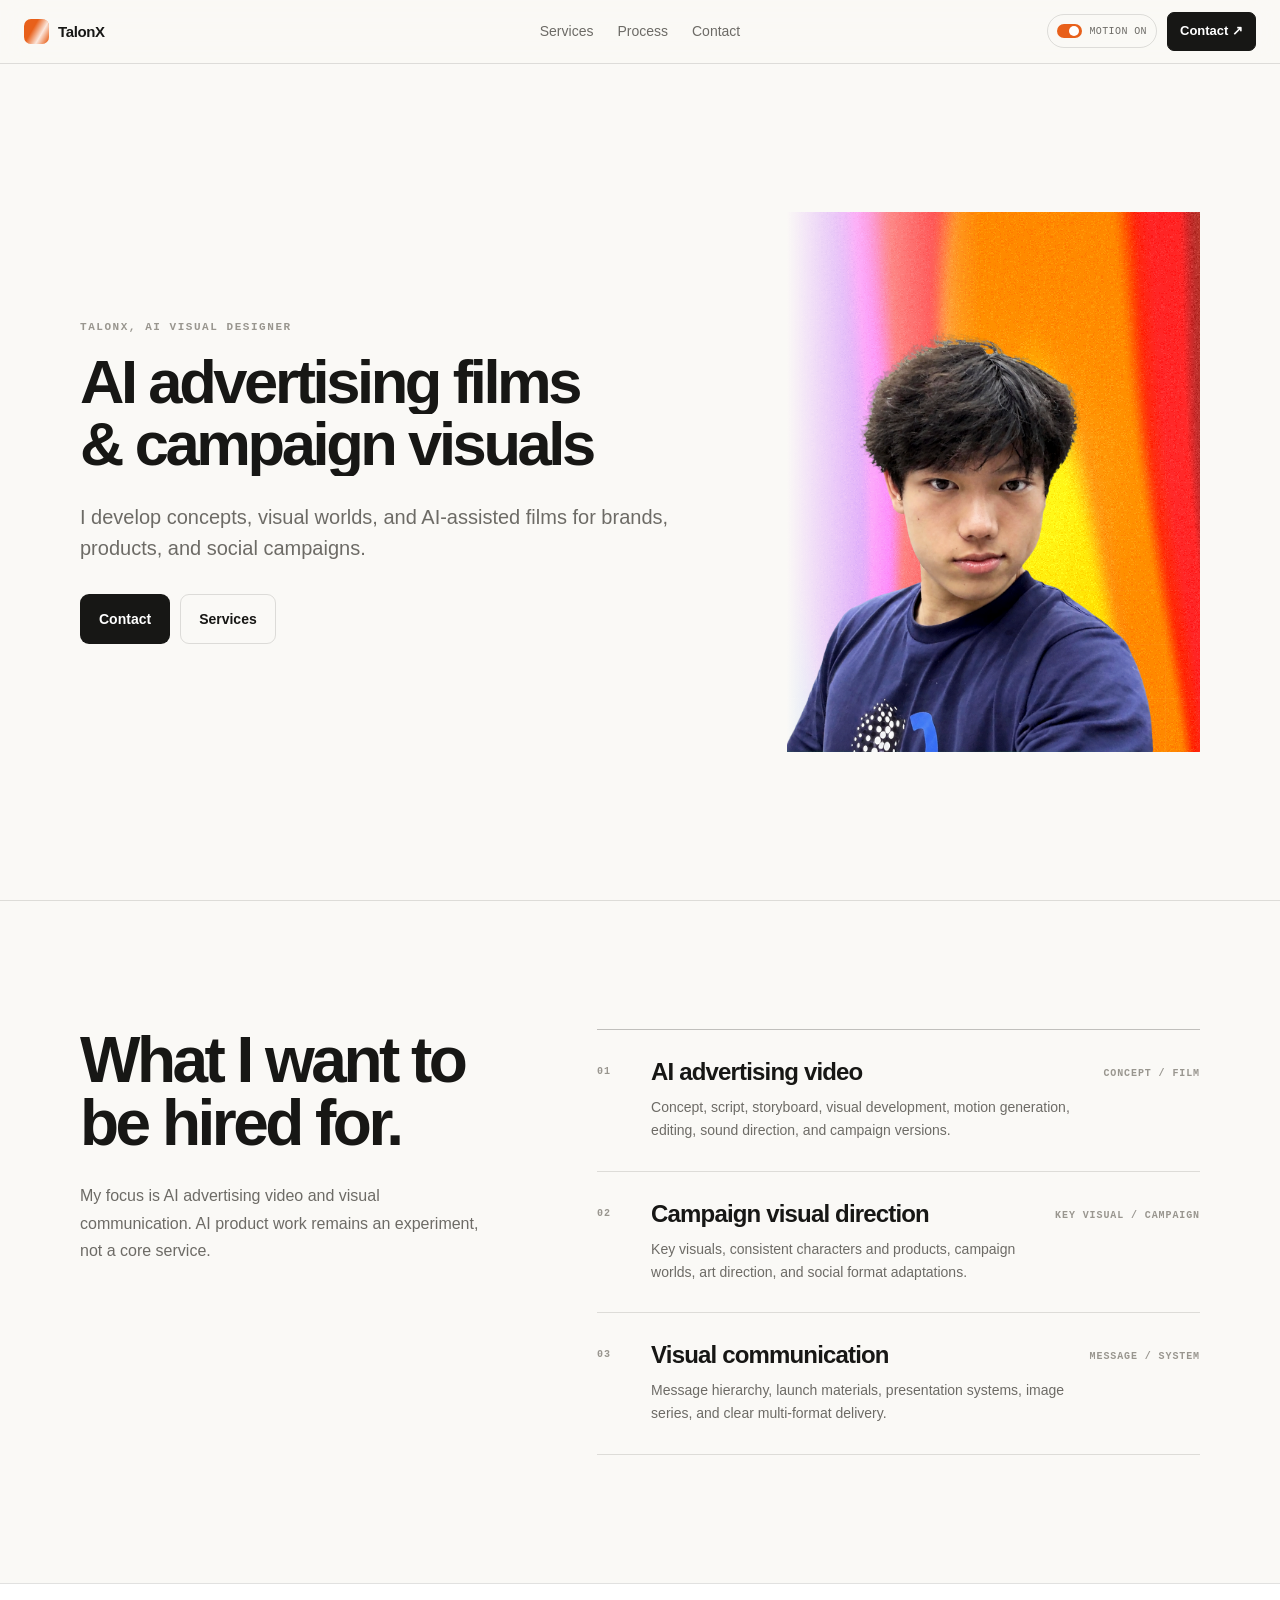
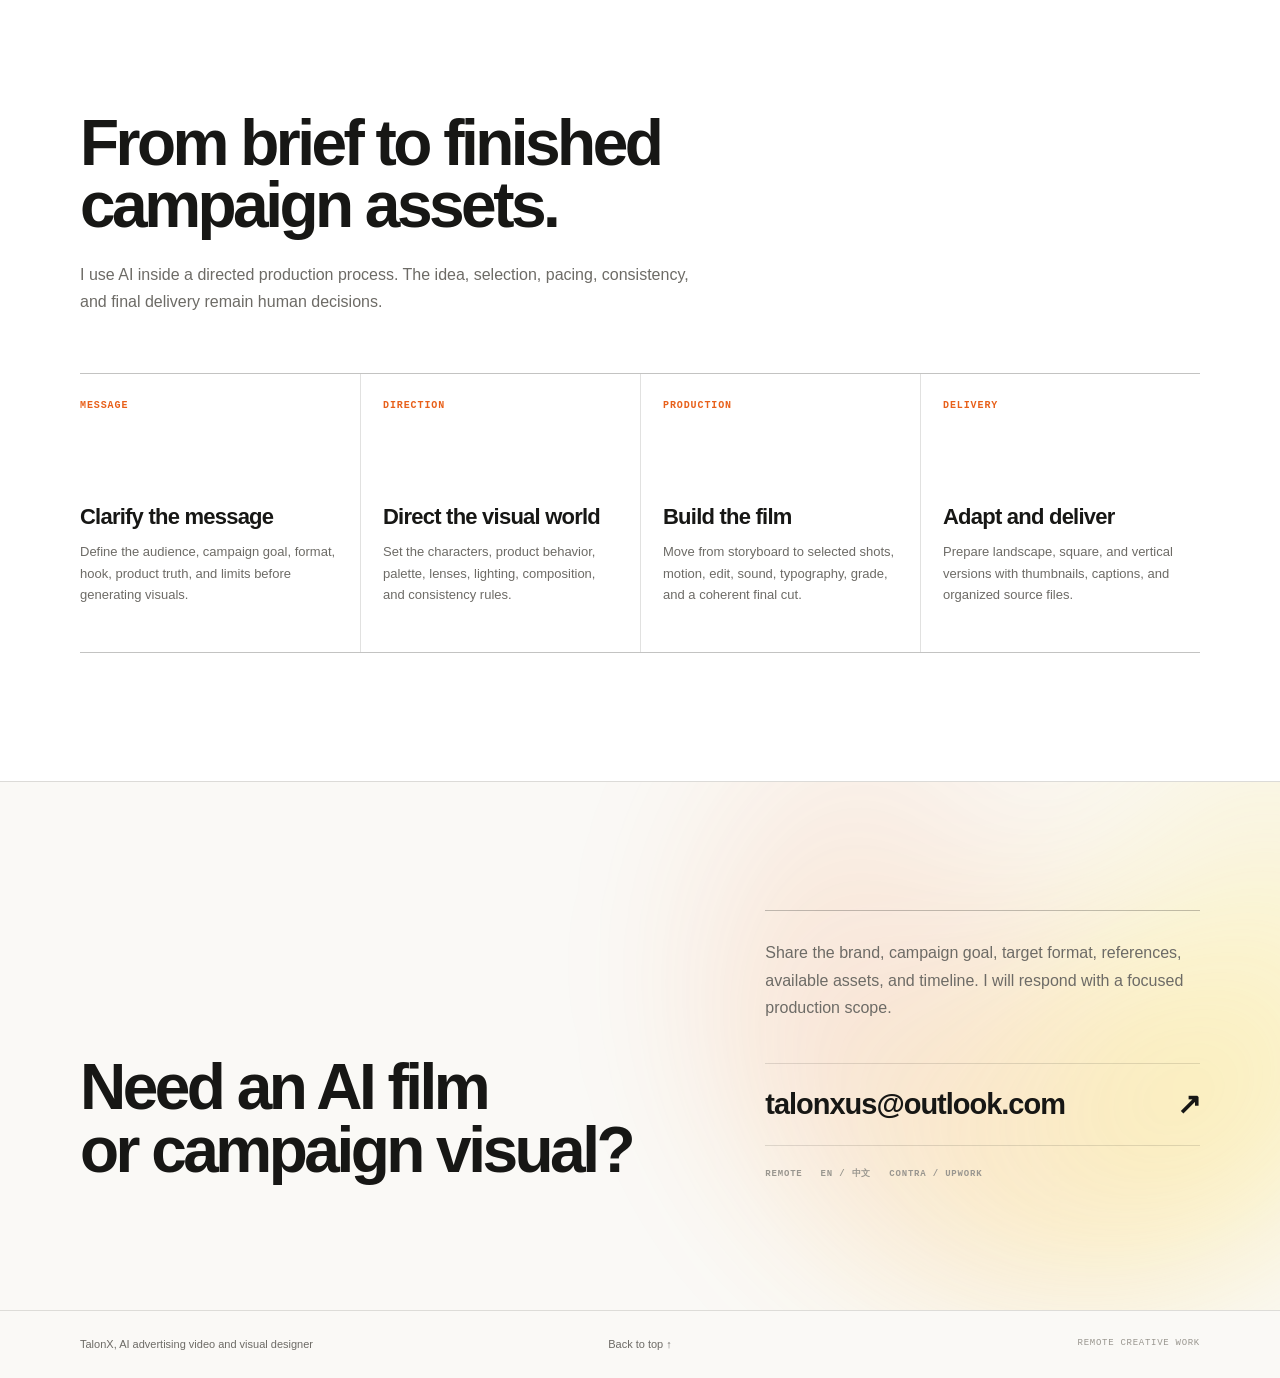
<file: index.html>
<!doctype html>
<html lang="en">
<head>
  <meta charset="utf-8">
  <meta name="viewport" content="width=device-width, initial-scale=1">
  <meta name="description" content="TalonX is an AI advertising video and visual communication designer creating concepts, visual worlds, and AI-assisted campaign films.">
  <meta name="theme-color" content="#faf9f6">
  <title>TalonX | AI Advertising Video and Visual Designer</title>
  <link rel="icon" href="data:image/svg+xml,%3Csvg xmlns='http://www.w3.org/2000/svg' viewBox='0 0 32 32'%3E%3Cdefs%3E%3ClinearGradient id='g'%3E%3Cstop stop-color='%23e8601a'/%3E%3Cstop offset='1' stop-color='%23ffd938'/%3E%3C/linearGradient%3E%3C/defs%3E%3Crect width='32' height='32' rx='8' fill='url(%23g)'/%3E%3C/svg%3E">
  <link rel="stylesheet" href="styles.css">
</head>
<body>
  <a class="skip-link" href="#services">Skip to services</a>

  <header class="site-header" data-header>
    <a class="brand" href="#top" aria-label="TalonX, back to top">
      <span class="brand-mark" aria-hidden="true"></span>
      <span>TalonX</span>
    </a>

    <nav class="site-nav" id="site-nav" aria-label="Primary navigation">
      <a href="#services">Services</a>
      <a href="#approach">Process</a>
      <a href="#contact">Contact</a>
    </nav>

    <div class="header-actions">
      <button class="motion-toggle" id="motion-toggle" type="button" aria-pressed="false">
        <span class="motion-pill" aria-hidden="true"></span>
        <span class="mono" id="motion-label">Motion on</span>
      </button>
      <a class="header-cta" href="mailto:talonxus@outlook.com">Contact <span aria-hidden="true">↗</span></a>
      <button class="menu-toggle" id="menu-toggle" type="button" aria-expanded="false" aria-controls="site-nav" aria-label="Open navigation">
        <span></span><span></span>
      </button>
    </div>
  </header>

  <main id="top">
    <section class="hero" aria-labelledby="hero-title">
      <div class="page-shell hero-grid">
        <div class="hero-copy">
          <p class="eyebrow mono hero-enter">TALONX, AI VISUAL DESIGNER</p>
          <h1 id="hero-title">
            <span class="headline-line"><span>AI advertising films</span></span>
            <span class="headline-line"><span>& campaign visuals</span></span>
          </h1>
          <p class="hero-summary hero-enter">I develop concepts, visual worlds, and AI-assisted films for brands, products, and social campaigns.</p>
          <div class="hero-actions hero-enter">
            <a class="button button-dark" href="mailto:talonxus@outlook.com">Contact <span class="button-shine" aria-hidden="true"></span></a>
            <a class="button button-outline" href="#services">Services</a>
          </div>
        </div>

        <div class="hero-visual hero-enter" id="hero-visual" aria-label="TalonX portrait over an interactive warm spectral field">
          <canvas id="hero-shader" aria-hidden="true"></canvas>
          <div class="hero-visual-fade" aria-hidden="true"></div>
          <div class="hero-visual-grid" aria-hidden="true"></div>
          <img class="hero-portrait" src="assets/portrait-talonx-cutout.webp" alt="Portrait of TalonX" draggable="false">
        </div>
      </div>
    </section>

    <section class="capabilities-section" id="services" aria-labelledby="capabilities-title">
      <div class="page-shell capabilities-grid">
        <div class="capabilities-intro reveal">
          <h2 id="capabilities-title">What I want to be hired for.</h2>
          <p>My focus is AI advertising video and visual communication. AI product work remains an experiment, not a core service.</p>
        </div>

        <ol class="capability-list">
          <li class="reveal">
            <span class="capability-number mono">01</span>
            <div><h3>AI advertising video</h3><p>Concept, script, storyboard, visual development, motion generation, editing, sound direction, and campaign versions.</p></div>
            <span class="capability-output mono">CONCEPT / FILM</span>
          </li>
          <li class="reveal">
            <span class="capability-number mono">02</span>
            <div><h3>Campaign visual direction</h3><p>Key visuals, consistent characters and products, campaign worlds, art direction, and social format adaptations.</p></div>
            <span class="capability-output mono">KEY VISUAL / CAMPAIGN</span>
          </li>
          <li class="reveal">
            <span class="capability-number mono">03</span>
            <div><h3>Visual communication</h3><p>Message hierarchy, launch materials, presentation systems, image series, and clear multi-format delivery.</p></div>
            <span class="capability-output mono">MESSAGE / SYSTEM</span>
          </li>
        </ol>
      </div>
    </section>

    <section class="approach-section" id="approach" aria-labelledby="approach-title">
      <div class="page-shell">
        <header class="approach-heading reveal">
          <h2 id="approach-title">From brief to finished campaign assets.</h2>
          <p>I use AI inside a directed production process. The idea, selection, pacing, consistency, and final delivery remain human decisions.</p>
        </header>

        <ol class="process-grid">
          <li class="reveal">
            <span class="process-index mono">MESSAGE</span>
            <h3>Clarify the message</h3>
            <p>Define the audience, campaign goal, format, hook, product truth, and limits before generating visuals.</p>
          </li>
          <li class="reveal">
            <span class="process-index mono">DIRECTION</span>
            <h3>Direct the visual world</h3>
            <p>Set the characters, product behavior, palette, lenses, lighting, composition, and consistency rules.</p>
          </li>
          <li class="reveal">
            <span class="process-index mono">PRODUCTION</span>
            <h3>Build the film</h3>
            <p>Move from storyboard to selected shots, motion, edit, sound, typography, grade, and a coherent final cut.</p>
          </li>
          <li class="reveal">
            <span class="process-index mono">DELIVERY</span>
            <h3>Adapt and deliver</h3>
            <p>Prepare landscape, square, and vertical versions with thumbnails, captions, and organized source files.</p>
          </li>
        </ol>
      </div>
    </section>

    <section class="contact-section" id="contact" aria-labelledby="contact-title">
      <div class="page-shell contact-grid">
        <div class="contact-copy reveal">
          <h2 id="contact-title">Need an AI film<br>or campaign visual?</h2>
        </div>
        <div class="contact-panel reveal">
          <p>Share the brand, campaign goal, target format, references, available assets, and timeline. I will respond with a focused production scope.</p>
          <a class="contact-email" href="mailto:talonxus@outlook.com">talonxus@outlook.com <span aria-hidden="true">↗</span></a>
          <div class="contact-meta mono"><span>REMOTE</span><span>EN / 中文</span><span>CONTRA / UPWORK</span></div>
        </div>
      </div>
    </section>
  </main>

  <footer class="site-footer">
    <div class="page-shell footer-grid">
      <span>TalonX, AI advertising video and visual designer</span>
      <a href="#top">Back to top ↑</a>
      <span class="mono">REMOTE CREATIVE WORK</span>
    </div>
  </footer>

  <script src="hero-shader.js" defer></script>
  <script src="app.js" defer></script>
</body>
</html>
</file>
<file: styles.css>
:root {
  --bg: #faf9f6;
  --surface: #ffffff;
  --ink: #171715;
  --ink-soft: #6d6b66;
  --ink-faint: #99968f;
  --line: rgba(23, 23, 21, 0.13);
  --line-strong: rgba(23, 23, 21, 0.26);
  --accent: #e8601a;
  --accent-soft: rgba(232, 96, 26, 0.09);
  --header-height: 64px;
  --page-width: 1120px;
  --page-gutter: clamp(20px, 4vw, 48px);
  --radius: 10px;
  --ease-out: cubic-bezier(0.22, 1, 0.36, 1);
}

* {
  box-sizing: border-box;
}

html {
  scroll-behavior: smooth;
  background: var(--bg);
}

body {
  margin: 0;
  min-width: 320px;
  overflow-x: hidden;
  background: var(--bg);
  color: var(--ink);
  font-family: "Helvetica Neue", "Segoe UI", "PingFang SC", "Microsoft YaHei", sans-serif;
  font-size: 16px;
  line-height: 1.55;
  -webkit-font-smoothing: antialiased;
  text-rendering: optimizeLegibility;
}

body.dialog-open {
  overflow: hidden;
}

button,
a {
  font: inherit;
}

a {
  color: inherit;
}

button {
  color: inherit;
}

img,
canvas {
  display: block;
  max-width: 100%;
}

::selection {
  background: var(--accent);
  color: #fff;
}

:focus-visible {
  outline: 2px solid var(--accent);
  outline-offset: 4px;
}

.mono {
  font-family: "Cascadia Code", "SFMono-Regular", Consolas, "Liberation Mono", monospace;
}

.page-shell {
  width: min(100%, calc(var(--page-width) + var(--page-gutter) * 2));
  margin-inline: auto;
  padding-inline: var(--page-gutter);
}

.skip-link {
  position: fixed;
  z-index: 300;
  top: 10px;
  left: 12px;
  padding: 10px 14px;
  transform: translateY(-160%);
  border-radius: 6px;
  background: var(--ink);
  color: #fff;
  text-decoration: none;
}

.skip-link:focus {
  transform: translateY(0);
}

.site-header {
  position: sticky;
  z-index: 100;
  top: 0;
  display: grid;
  grid-template-columns: 1fr auto 1fr;
  align-items: center;
  min-height: var(--header-height);
  padding: 0 24px;
  border-bottom: 1px solid var(--line);
  background: rgba(250, 249, 246, 0.9);
  backdrop-filter: blur(14px);
  -webkit-backdrop-filter: blur(14px);
}

.brand {
  display: inline-flex;
  align-items: center;
  gap: 9px;
  width: max-content;
  color: var(--ink);
  font-size: 15px;
  font-weight: 800;
  letter-spacing: -0.025em;
  text-decoration: none;
}

.brand-mark {
  position: relative;
  width: 25px;
  height: 25px;
  overflow: hidden;
  border-radius: 7px;
  background: var(--accent);
}

.brand-mark::after {
  position: absolute;
  inset: 0;
  background: linear-gradient(120deg, transparent 35%, rgba(255, 255, 255, 0.85) 50%, transparent 65%);
  background-position: 200% 0;
  background-size: 250% 100%;
  content: "";
  animation: shine 6s linear infinite;
}

.site-nav {
  display: flex;
  gap: 4px;
}

.site-nav a {
  padding: 7px 10px;
  border-radius: 6px;
  color: var(--ink-soft);
  font-size: 14px;
  text-decoration: none;
  transition: color 160ms ease, background-color 160ms ease;
}

.site-nav a:hover {
  background: rgba(23, 23, 21, 0.05);
  color: var(--ink);
}

.header-actions {
  display: flex;
  align-items: center;
  justify-content: flex-end;
  gap: 10px;
}

.motion-toggle {
  display: inline-flex;
  align-items: center;
  gap: 7px;
  min-height: 34px;
  padding: 5px 9px;
  cursor: pointer;
  border: 1px solid var(--line);
  border-radius: 999px;
  background: transparent;
  color: var(--ink-soft);
  font-size: 10px;
  letter-spacing: 0.04em;
  text-transform: uppercase;
}

.motion-toggle:hover {
  border-color: var(--line-strong);
  color: var(--ink);
}

.motion-pill {
  position: relative;
  width: 25px;
  height: 14px;
  border-radius: 999px;
  background: var(--accent);
  transition: background-color 180ms ease;
}

.motion-pill::after {
  position: absolute;
  top: 2px;
  left: 12px;
  width: 10px;
  height: 10px;
  border-radius: 50%;
  background: #fff;
  content: "";
  transition: left 180ms ease;
}

.force-reduce .motion-pill {
  background: var(--ink-faint);
}

.force-reduce .motion-pill::after {
  left: 3px;
}

.header-cta {
  padding: 8px 12px;
  border: 1px solid var(--ink);
  border-radius: 7px;
  background: var(--ink);
  color: #fff;
  font-size: 13px;
  font-weight: 700;
  text-decoration: none;
  transition: transform 160ms ease, background-color 160ms ease;
}

.header-cta:hover {
  background: #2a2a27;
  transform: translateY(-1px);
}

.menu-toggle {
  display: none;
  width: 38px;
  height: 38px;
  padding: 10px;
  cursor: pointer;
  border: 1px solid var(--line);
  border-radius: 7px;
  background: transparent;
}

.menu-toggle span {
  display: block;
  width: 100%;
  height: 1px;
  margin: 5px 0;
  background: var(--ink);
  transition: transform 180ms ease;
}

.hero {
  display: flex;
  align-items: center;
  min-height: calc(100dvh - var(--header-height));
  overflow: hidden;
  padding: clamp(36px, 5vw, 72px) 0;
}

.hero-grid {
  display: grid;
  grid-template-columns: minmax(0, 1.34fr) minmax(340px, 0.86fr);
  gap: clamp(36px, 5vw, 72px);
  align-items: center;
}

.hero-copy {
  position: relative;
  z-index: 2;
  min-width: 0;
}

.eyebrow {
  margin: 0 0 18px;
  color: var(--ink-faint);
  font-size: 11px;
  font-weight: 600;
  letter-spacing: 0.14em;
  line-height: 1.3;
  text-transform: uppercase;
}

.hero h1,
.section-heading h2,
.capabilities-intro h2,
.approach-heading h2,
.contact-copy h2,
.case-hero h2 {
  margin: 0;
  font-weight: 780;
  letter-spacing: -0.055em;
  line-height: 0.98;
}

.hero h1 {
  font-size: clamp(46px, 4.8vw, 68px);
}

.headline-line {
  display: block;
  overflow: hidden;
  padding-bottom: 0.035em;
}

.headline-line > span {
  display: block;
  animation: line-up 900ms var(--ease-out) both;
}

.headline-line:nth-child(2) > span {
  animation-delay: 100ms;
}

.headline-line:nth-child(3) > span {
  animation-delay: 200ms;
}

.hero-name {
  padding-top: 0.14em;
  color: var(--ink-soft);
  font-size: 0.58em;
  letter-spacing: -0.04em;
}

.hero-summary {
  max-width: 620px;
  margin: 26px 0 0;
  color: var(--ink-soft);
  font-size: clamp(17px, 1.7vw, 20px);
  line-height: 1.55;
}

.hero-enter {
  animation: fade-up 800ms var(--ease-out) 320ms both;
}

.hero-actions {
  display: flex;
  flex-wrap: wrap;
  gap: 10px;
  margin-top: 30px;
  animation-delay: 430ms;
}

.button {
  display: inline-flex;
  position: relative;
  align-items: center;
  justify-content: center;
  min-height: 50px;
  overflow: hidden;
  padding: 0 18px;
  border: 1px solid transparent;
  border-radius: 9px;
  font-size: 14px;
  font-weight: 750;
  text-decoration: none;
  transition: transform 160ms ease, background-color 160ms ease, border-color 160ms ease;
}

.button:hover {
  transform: translateY(-2px);
}

.button-dark {
  background: var(--ink);
  color: #fff;
}

.button-dark:hover {
  background: #2a2a27;
}

.button-outline {
  border-color: var(--line);
  background: transparent;
}

.button-outline:hover {
  border-color: var(--line-strong);
  background: rgba(23, 23, 21, 0.035);
}

.button-shine {
  position: absolute;
  inset: 0;
  pointer-events: none;
  background: linear-gradient(120deg, transparent 40%, rgba(255, 255, 255, 0.78) 50%, transparent 60%);
  background-position: -200% 0;
  background-size: 250% 100%;
  animation: shine 6s linear 800ms infinite;
}

.hero-facts {
  display: grid;
  grid-template-columns: repeat(3, 1fr);
  margin: 54px 0 0;
  border-top: 1px solid var(--line);
  border-bottom: 1px solid var(--line);
  animation-delay: 540ms;
}

.hero-facts div {
  min-width: 0;
  padding: 17px 15px 18px 0;
}

.hero-facts div + div {
  padding-left: 17px;
  border-left: 1px solid var(--line);
}

.hero-facts dt {
  margin-bottom: 4px;
  color: var(--ink-faint);
  font-size: 10px;
  font-weight: 650;
  letter-spacing: 0.11em;
  text-transform: uppercase;
}

.hero-facts dd {
  margin: 0;
  font-size: 13px;
  font-weight: 700;
  line-height: 1.35;
}

.hero-visual {
  position: relative;
  min-height: clamp(430px, 60vh, 560px);
  overflow: hidden;
  background: #ffb000;
  isolation: isolate;
  animation-delay: 250ms;
}

.hero-visual::after {
  position: absolute;
  z-index: 8;
  inset: 0;
  pointer-events: none;
  background-image: url("data:image/svg+xml,%3Csvg viewBox='0 0 180 180' xmlns='http://www.w3.org/2000/svg'%3E%3Cfilter id='n'%3E%3CfeTurbulence type='fractalNoise' baseFrequency='.9' numOctaves='3' stitchTiles='stitch'/%3E%3C/filter%3E%3Crect width='100%25' height='100%25' filter='url(%23n)' opacity='.12'/%3E%3C/svg%3E");
  content: "";
  mix-blend-mode: soft-light;
  opacity: 0.45;
}

#hero-shader {
  position: absolute;
  z-index: 0;
  inset: 0;
  width: 100%;
  height: 100%;
  background: linear-gradient(110deg, #fff7d6, #ffdc30 38%, #ff8b12 73%, #ec5419);
}

.hero-visual-fade {
  position: absolute;
  z-index: 3;
  inset: 0;
  pointer-events: none;
  background: linear-gradient(to left in oklab, rgba(250, 249, 246, 0) 0%, rgba(250, 249, 246, 0) 53%, var(--bg) 100%);
}

.hero-visual-grid {
  position: absolute;
  z-index: 4;
  inset: 0;
  pointer-events: none;
  background-image: linear-gradient(rgba(255, 255, 255, 0.12) 1px, transparent 1px), linear-gradient(90deg, rgba(255, 255, 255, 0.12) 1px, transparent 1px);
  background-size: 54px 54px;
  mask-image: linear-gradient(to bottom, transparent, rgba(0, 0, 0, 0.7));
  opacity: 0.48;
}

.hero-portrait {
  position: absolute;
  z-index: 5;
  bottom: 0;
  left: 50%;
  width: auto;
  max-width: 112%;
  height: 94%;
  object-fit: contain;
  object-position: bottom center;
  transform: translateX(-45%);
  filter: saturate(0.92) contrast(1.03);
}

.visual-caption {
  position: absolute;
  z-index: 10;
  right: 15px;
  bottom: 14px;
  display: flex;
  align-items: center;
  gap: 7px;
  margin: 0;
  padding: 7px 9px;
  border: 1px solid rgba(23, 23, 21, 0.18);
  border-radius: 6px;
  background: rgba(250, 249, 246, 0.76);
  color: var(--ink);
  font-size: 9px;
  font-weight: 700;
  letter-spacing: 0.08em;
  backdrop-filter: blur(9px);
}

.status-dot {
  width: 7px;
  height: 7px;
  border-radius: 50%;
  background: var(--accent);
  animation: pulse-dot 2s ease-in-out infinite;
}

.signal-strip {
  overflow: hidden;
  padding: 17px 0;
  border-top: 1px solid var(--line);
  border-bottom: 1px solid var(--line);
  mask-image: linear-gradient(to right, transparent, #000 6%, #000 94%, transparent);
}

.signal-track {
  display: flex;
  gap: 0;
  width: max-content;
  animation: marquee 32s linear infinite;
}

.signal-track span {
  display: inline-flex;
  align-items: center;
  color: var(--ink-soft);
  font-size: 10px;
  font-weight: 650;
  letter-spacing: 0.11em;
  white-space: nowrap;
}

.signal-track span::after {
  width: 4px;
  height: 4px;
  margin: 0 26px;
  border-radius: 50%;
  background: var(--accent);
  content: "";
}

.work-section,
.capabilities-section,
.approach-section,
.contact-section {
  scroll-margin-top: var(--header-height);
  padding: clamp(86px, 10vw, 138px) 0;
}

.section-heading {
  display: block;
  max-width: 780px;
  margin-bottom: 54px;
}

.section-heading h2,
.capabilities-intro h2,
.approach-heading h2,
.contact-copy h2 {
  font-size: clamp(40px, 5vw, 64px);
}

.section-intro,
.capabilities-intro > p:last-child {
  max-width: 470px;
  margin: 0;
  color: var(--ink-soft);
  font-size: 16px;
  line-height: 1.7;
}

.section-intro {
  margin-top: 22px;
}

.project-list {
  border-top: 1px solid var(--line-strong);
}

.project-row {
  border-bottom: 1px solid var(--line);
}

.project-trigger {
  display: grid;
  grid-template-columns: minmax(280px, 0.85fr) minmax(0, 1.15fr);
  gap: clamp(28px, 5vw, 74px);
  align-items: center;
  width: 100%;
  padding: 32px 0;
  cursor: pointer;
  border: 0;
  background: transparent;
  text-align: left;
}

.project-preview {
  position: relative;
  min-height: 235px;
  overflow: hidden;
  border: 1px solid rgba(23, 23, 21, 0.1);
  border-radius: 8px;
  background: var(--project-bg, #efebe2);
  isolation: isolate;
}

.project-preview::before {
  position: absolute;
  inset: 0;
  background: linear-gradient(115deg, transparent 14%, rgba(255, 255, 255, 0.42) 50%, transparent 77%);
  background-position: 160% 0;
  background-size: 220% 100%;
  content: "";
  transition: background-position 700ms var(--ease-out);
}

.project-preview::after {
  position: absolute;
  inset: 0;
  background-image: linear-gradient(rgba(23, 23, 21, 0.08) 1px, transparent 1px), linear-gradient(90deg, rgba(23, 23, 21, 0.08) 1px, transparent 1px);
  background-size: 34px 34px;
  content: "";
  mask-image: linear-gradient(135deg, #000, transparent 68%);
}

.project-trigger:hover .project-preview::before {
  background-position: -80% 0;
}

.project-preview img {
  position: absolute;
  z-index: 2;
  inset: 0;
  width: 100%;
  height: 100%;
  object-fit: cover;
  transition: transform 700ms var(--ease-out);
}

.project-trigger:hover .project-preview img {
  transform: scale(1.025);
}

.project-preview-index {
  position: absolute;
  z-index: 2;
  top: 18px;
  left: 20px;
  color: var(--project-ink, var(--ink));
  font-size: clamp(64px, 8vw, 104px);
  font-weight: 800;
  letter-spacing: -0.07em;
  line-height: 1;
  opacity: 0.82;
}

.project-placeholder-note {
  position: absolute;
  z-index: 3;
  right: 16px;
  bottom: 14px;
  margin: 0;
  padding: 5px 7px;
  border: 1px solid currentColor;
  border-radius: 4px;
  color: var(--project-ink, var(--ink));
  font-size: 9px;
  font-weight: 700;
  letter-spacing: 0.11em;
  opacity: 0.72;
}

.project-info {
  display: grid;
  grid-template-columns: 48px minmax(0, 1fr) 38px;
  gap: 18px;
  align-items: start;
}

.project-number {
  padding-top: 7px;
  color: var(--ink-faint);
  font-size: 11px;
  letter-spacing: 0.1em;
}

.project-kicker {
  margin: 0 0 10px;
  color: var(--accent);
  font-size: 10px;
  font-weight: 700;
  letter-spacing: 0.12em;
  text-transform: uppercase;
}

.project-info h3 {
  margin: 0;
  font-size: clamp(29px, 3.4vw, 45px);
  font-weight: 760;
  letter-spacing: -0.045em;
  line-height: 1.03;
}

.project-summary {
  max-width: 550px;
  margin: 16px 0 0;
  color: var(--ink-soft);
  font-size: 15px;
  line-height: 1.65;
}

.project-tags {
  display: flex;
  flex-wrap: wrap;
  gap: 6px;
  margin-top: 20px;
}

.project-tags span {
  padding: 5px 8px;
  border: 1px solid var(--line);
  border-radius: 999px;
  color: var(--ink-soft);
  font-size: 10px;
  letter-spacing: 0.05em;
  text-transform: uppercase;
}

.project-arrow {
  display: grid;
  width: 36px;
  height: 36px;
  border: 1px solid var(--line);
  border-radius: 50%;
  place-items: center;
  transition: color 180ms ease, background-color 180ms ease, transform 180ms ease;
}

.project-trigger:hover .project-arrow {
  background: var(--ink);
  color: #fff;
  transform: translate(3px, -3px);
}

.project-row:nth-child(even) .project-trigger {
  grid-template-columns: minmax(0, 1.15fr) minmax(280px, 0.85fr);
}

.project-row:nth-child(even) .project-preview {
  grid-column: 2;
  grid-row: 1;
}

.project-row:nth-child(even) .project-info {
  grid-column: 1;
  grid-row: 1;
}

.noscript-note {
  padding: 18px;
  border: 1px solid var(--line);
  color: var(--ink-soft);
}

.capabilities-section {
  border-top: 1px solid var(--line);
}

.capabilities-grid {
  display: grid;
  grid-template-columns: 0.8fr 1.2fr;
  gap: clamp(60px, 9vw, 130px);
  align-items: start;
}

.capabilities-intro {
  position: sticky;
  top: calc(var(--header-height) + 34px);
}

.capabilities-intro h2 {
  margin-bottom: 28px;
}

.capability-list,
.process-grid,
.thinking-list,
.case-deliverables {
  margin: 0;
  padding: 0;
  list-style: none;
}

.capability-list {
  border-top: 1px solid var(--line-strong);
}

.capability-list li {
  display: grid;
  grid-template-columns: 36px minmax(0, 1fr) auto;
  gap: 18px;
  align-items: start;
  padding: 28px 0;
  border-bottom: 1px solid var(--line);
}

.capability-number,
.capability-output,
.process-index {
  color: var(--ink-faint);
  font-size: 10px;
  font-weight: 650;
  letter-spacing: 0.09em;
}

.capability-number {
  padding-top: 6px;
}

.capability-output {
  padding-top: 8px;
  text-align: right;
}

.capability-list h3 {
  margin: 0;
  font-size: 24px;
  font-weight: 730;
  letter-spacing: -0.035em;
  line-height: 1.18;
}

.capability-list p {
  margin: 10px 0 0;
  color: var(--ink-soft);
  font-size: 14px;
  line-height: 1.65;
}

.approach-section {
  border-top: 1px solid var(--line);
  background: var(--surface);
}

.approach-heading {
  max-width: 760px;
  margin-bottom: 58px;
}

.approach-heading > p {
  max-width: 620px;
  margin: 24px 0 0;
  color: var(--ink-soft);
  font-size: 16px;
  line-height: 1.7;
}

.process-grid {
  display: grid;
  grid-template-columns: repeat(4, 1fr);
  border-top: 1px solid var(--line-strong);
  border-bottom: 1px solid var(--line-strong);
}

.process-grid li {
  min-width: 0;
  min-height: 278px;
  padding: 24px 22px 28px 0;
}

.process-grid li + li {
  padding-left: 22px;
  border-left: 1px solid var(--line);
}

.process-index {
  display: block;
  color: var(--accent);
}

.process-grid h3 {
  margin: 90px 0 12px;
  font-size: 22px;
  font-weight: 730;
  letter-spacing: -0.035em;
  line-height: 1.15;
}

.process-grid p {
  margin: 0;
  color: var(--ink-soft);
  font-size: 13px;
  line-height: 1.65;
}

.contact-section {
  position: relative;
  overflow: hidden;
  border-top: 1px solid var(--line);
}

.contact-section::before {
  position: absolute;
  top: -35%;
  right: -10%;
  width: min(55vw, 760px);
  aspect-ratio: 1;
  border-radius: 50%;
  background: conic-gradient(from 130deg, rgba(255, 219, 49, 0.5), rgba(244, 105, 20, 0.24), rgba(255, 255, 255, 0), rgba(255, 219, 49, 0.5));
  content: "";
  filter: blur(80px);
  opacity: 0.6;
  pointer-events: none;
}

.contact-grid {
  display: grid;
  position: relative;
  z-index: 1;
  grid-template-columns: 1fr 0.78fr;
  gap: clamp(60px, 10vw, 150px);
  align-items: end;
}

.contact-panel {
  padding-top: 28px;
  border-top: 1px solid var(--line-strong);
}

.contact-panel > p {
  margin: 0;
  color: var(--ink-soft);
  line-height: 1.7;
}

.contact-email {
  display: flex;
  align-items: center;
  justify-content: space-between;
  gap: 20px;
  margin-top: 42px;
  padding: 18px 0;
  border-top: 1px solid var(--line);
  border-bottom: 1px solid var(--line);
  font-size: clamp(20px, 2.4vw, 29px);
  font-weight: 730;
  letter-spacing: -0.035em;
  text-decoration: none;
}

.contact-email span {
  transition: transform 180ms ease;
}

.contact-email:hover span {
  transform: translate(3px, -3px);
}

.contact-meta {
  display: flex;
  flex-wrap: wrap;
  gap: 8px 18px;
  margin-top: 22px;
  color: var(--ink-faint);
  font-size: 9px;
  font-weight: 650;
  letter-spacing: 0.09em;
}

.site-footer {
  padding: 25px 0;
  border-top: 1px solid var(--line);
}

.footer-grid {
  display: grid;
  grid-template-columns: 1fr auto 1fr;
  gap: 24px;
  align-items: center;
  color: var(--ink-soft);
  font-size: 11px;
}

.footer-grid a {
  text-decoration: none;
}

.footer-grid > :last-child {
  justify-self: end;
  color: var(--ink-faint);
  font-size: 9px;
  letter-spacing: 0.08em;
}

.reveal {
  opacity: 0;
  transform: translateY(24px);
  transition: opacity 720ms ease, transform 720ms var(--ease-out);
}

.reveal.is-visible {
  opacity: 1;
  transform: none;
}

/* Case study dialog */
.case-dialog {
  width: 100%;
  max-width: none;
  height: 100%;
  max-height: none;
  margin: 0;
  padding: 0;
  overflow: hidden;
  border: 0;
  background: var(--bg);
  color: var(--ink);
}

.case-dialog::backdrop {
  background: rgba(23, 23, 21, 0.45);
  backdrop-filter: blur(6px);
}

.case-dialog[open] {
  animation: dialog-in 430ms var(--ease-out) both;
}

.case-shell {
  height: 100%;
  overflow-y: auto;
  overscroll-behavior: contain;
}

.case-topbar {
  position: sticky;
  z-index: 20;
  top: 0;
  display: grid;
  grid-template-columns: 1fr auto 1fr;
  align-items: center;
  min-height: var(--header-height);
  padding: 0 24px;
  border-bottom: 1px solid var(--line);
  background: rgba(250, 249, 246, 0.92);
  backdrop-filter: blur(14px);
}

.case-position {
  color: var(--ink-faint);
  font-size: 10px;
  font-weight: 650;
  letter-spacing: 0.11em;
}

.case-close {
  display: inline-flex;
  align-items: center;
  justify-self: end;
  gap: 10px;
  min-height: 38px;
  padding: 6px 11px;
  cursor: pointer;
  border: 1px solid var(--line);
  border-radius: 7px;
  background: transparent;
  font-size: 12px;
}

.case-close span:last-child {
  font-size: 20px;
  line-height: 1;
}

.case-close:hover {
  border-color: var(--line-strong);
  background: rgba(23, 23, 21, 0.04);
}

.case-content,
.case-footer {
  width: min(100%, calc(var(--page-width) + var(--page-gutter) * 2));
  margin-inline: auto;
  padding-inline: var(--page-gutter);
}

.case-hero {
  padding: clamp(70px, 9vw, 120px) 0 56px;
}

.case-hero h2 {
  max-width: 980px;
  font-size: clamp(54px, 8vw, 108px);
}

.case-summary {
  max-width: 730px;
  margin: 28px 0 0;
  color: var(--ink-soft);
  font-size: clamp(18px, 2vw, 24px);
  line-height: 1.55;
}

.case-meta {
  display: grid;
  grid-template-columns: repeat(4, 1fr);
  margin: 58px 0 0;
  border-top: 1px solid var(--line);
  border-bottom: 1px solid var(--line);
}

.case-meta div {
  padding: 17px 14px 18px 0;
}

.case-meta div + div {
  padding-left: 16px;
  border-left: 1px solid var(--line);
}

.case-meta dt {
  margin-bottom: 5px;
  color: var(--ink-faint);
  font-family: "Cascadia Code", Consolas, monospace;
  font-size: 9px;
  font-weight: 650;
  letter-spacing: 0.1em;
  text-transform: uppercase;
}

.case-meta dd {
  margin: 0;
  font-size: 13px;
  font-weight: 680;
}

.case-cover {
  position: relative;
  min-height: min(62vw, 680px);
  overflow: hidden;
  border: 1px solid var(--line);
  border-radius: 9px;
  background: var(--case-bg, #efeae0);
  isolation: isolate;
}

.case-cover::before {
  position: absolute;
  inset: 0;
  background-image: linear-gradient(rgba(23, 23, 21, 0.09) 1px, transparent 1px), linear-gradient(90deg, rgba(23, 23, 21, 0.09) 1px, transparent 1px);
  background-size: 54px 54px;
  content: "";
  mask-image: linear-gradient(135deg, #000, transparent 76%);
}

.case-cover.has-image::before {
  display: none;
}

.case-cover img {
  width: 100%;
  height: 100%;
  min-height: inherit;
  object-fit: cover;
}

.case-cover-placeholder {
  position: absolute;
  inset: 0;
  display: flex;
  flex-direction: column;
  justify-content: space-between;
  padding: clamp(24px, 4vw, 52px);
  color: var(--case-ink, var(--ink));
}

.case-cover-placeholder strong {
  align-self: flex-start;
  max-width: 840px;
  font-size: clamp(64px, 12vw, 164px);
  font-weight: 820;
  letter-spacing: -0.075em;
  line-height: 0.82;
  opacity: 0.83;
}

.case-cover-placeholder span {
  align-self: flex-end;
  padding: 7px 9px;
  border: 1px solid currentColor;
  border-radius: 5px;
  font-size: 9px;
  font-weight: 700;
  letter-spacing: 0.11em;
}

.case-block {
  padding: clamp(76px, 9vw, 120px) 0;
  border-bottom: 1px solid var(--line-strong);
}

.case-label {
  margin: 0 0 40px;
  color: var(--accent);
  font-size: 10px;
  font-weight: 700;
  letter-spacing: 0.12em;
}

.case-two-column,
.case-outcome {
  display: grid;
  grid-template-columns: repeat(2, minmax(0, 1fr));
  gap: clamp(42px, 8vw, 120px);
}

.case-two-column h3 {
  margin: 0 0 16px;
  font-size: clamp(28px, 3vw, 40px);
  font-weight: 740;
  letter-spacing: -0.045em;
}

.case-two-column p,
.case-outcome > p {
  margin: 0;
  color: var(--ink-soft);
  font-size: 16px;
  line-height: 1.8;
}

.thinking-list {
  border-top: 1px solid var(--line-strong);
}

.thinking-list li {
  display: grid;
  grid-template-columns: minmax(180px, 0.55fr) minmax(0, 1.45fr);
  gap: 32px;
  align-items: baseline;
  padding: 23px 0;
  border-bottom: 1px solid var(--line);
}

.thinking-list span {
  color: var(--ink-faint);
  font-size: 10px;
  letter-spacing: 0.1em;
}

.thinking-list h3 {
  margin: 0;
  font-size: 22px;
  font-weight: 720;
  letter-spacing: -0.03em;
}

.thinking-list p {
  margin: 0;
  color: var(--ink-soft);
  line-height: 1.7;
}

.case-deliverables {
  border-top: 1px solid var(--line-strong);
}

.case-deliverables li {
  display: flex;
  align-items: center;
  justify-content: space-between;
  gap: 20px;
  padding: 14px 0;
  border-bottom: 1px solid var(--line);
  font-size: 14px;
}

.case-deliverables li::after {
  color: var(--accent);
  content: "↘";
}

.case-gallery {
  display: grid;
  grid-template-columns: repeat(2, 1fr);
  gap: 14px;
}

.gallery-item {
  display: grid;
  min-height: 360px;
  overflow: hidden;
  border: 1px solid var(--line);
  border-radius: 8px;
  background: var(--gallery-bg, #efebe2);
  place-items: center;
}

.gallery-item:first-child {
  grid-column: 1 / -1;
  min-height: 520px;
}

.gallery-item img {
  width: 100%;
  height: 100%;
  object-fit: cover;
}

.gallery-item span {
  padding: 8px 10px;
  border: 1px solid currentColor;
  border-radius: 5px;
  color: var(--ink-soft);
  font-family: "Cascadia Code", Consolas, monospace;
  font-size: 9px;
  font-weight: 650;
  letter-spacing: 0.1em;
}

.case-footer {
  display: flex;
  justify-content: space-between;
  gap: 20px;
  padding-top: 34px;
  padding-bottom: 52px;
}

.case-nav {
  padding: 11px 14px;
  cursor: pointer;
  border: 1px solid var(--line);
  border-radius: 7px;
  background: transparent;
  font-size: 13px;
  font-weight: 680;
}

.case-nav:hover {
  border-color: var(--line-strong);
  background: rgba(23, 23, 21, 0.04);
}

@keyframes line-up {
  from { transform: translateY(108%); }
  to { transform: translateY(0); }
}

@keyframes fade-up {
  from { opacity: 0; transform: translateY(20px); }
  to { opacity: 1; transform: translateY(0); }
}

@keyframes shine {
  from { background-position: -200% 0; }
  to { background-position: 200% 0; }
}

@keyframes marquee {
  to { transform: translateX(-50%); }
}

@keyframes pulse-dot {
  50% { opacity: 0.35; }
}

@keyframes dialog-in {
  from { opacity: 0; transform: translateY(22px); }
  to { opacity: 1; transform: translateY(0); }
}

@media (max-width: 980px) {
  .site-header {
    grid-template-columns: 1fr auto;
  }

  .site-nav {
    position: absolute;
    top: calc(100% + 1px);
    right: 14px;
    left: 14px;
    display: none;
    flex-direction: column;
    gap: 2px;
    padding: 10px;
    border: 1px solid var(--line);
    border-radius: 8px;
    background: rgba(250, 249, 246, 0.98);
    box-shadow: 0 18px 45px rgba(23, 23, 21, 0.09);
  }

  .site-nav.is-open {
    display: flex;
  }

  .site-nav a {
    padding: 11px 12px;
  }

  .menu-toggle {
    display: block;
  }

  .hero-grid {
    grid-template-columns: minmax(0, 1.05fr) minmax(300px, 0.95fr);
    gap: 26px;
  }

  .hero-visual {
    min-height: 510px;
  }

  .section-heading,
  .capabilities-grid,
  .contact-grid {
    grid-template-columns: 1fr;
  }

  .section-heading {
    gap: 28px;
  }

  .capabilities-intro {
    position: static;
  }

  .process-grid {
    grid-template-columns: repeat(2, 1fr);
  }

  .process-grid li:nth-child(3) {
    border-left: 0;
    border-top: 1px solid var(--line);
  }

  .process-grid li:nth-child(4) {
    border-top: 1px solid var(--line);
  }

  .contact-grid {
    gap: 46px;
  }
}

@media (max-width: 760px) {
  :root {
    --header-height: 58px;
  }

  .site-header,
  .case-topbar {
    padding-inline: 16px;
  }

  .motion-toggle,
  .header-cta {
    display: none;
  }

  .hero {
    display: block;
    min-height: 0;
    padding: 40px 0 44px;
  }

  .hero-grid {
    grid-template-columns: minmax(0, 1fr);
  }

  .hero h1 {
    font-size: clamp(38px, 10.2vw, 46px);
  }

  .hero-summary {
    font-size: 17px;
  }

  .hero-facts {
    margin-top: 38px;
  }

  .hero-facts div {
    padding: 14px 10px 14px 0;
  }

  .hero-facts div + div {
    padding-left: 11px;
  }

  .hero-facts dd {
    font-size: 11px;
  }

  .hero-visual {
    min-height: min(82vw, 320px);
    margin-top: 8px;
  }

  .hero-portrait {
    transform: translateX(-48%);
  }

  .hero-visual-fade {
    background: linear-gradient(to bottom, var(--bg) 0%, rgba(250, 249, 246, 0) 18%, rgba(250, 249, 246, 0) 100%);
  }

  .section-heading h2,
  .capabilities-intro h2,
  .approach-heading h2,
  .contact-copy h2 {
    font-size: clamp(38px, 11vw, 54px);
  }

  .project-trigger,
  .project-row:nth-child(even) .project-trigger {
    grid-template-columns: 1fr;
    gap: 23px;
    padding: 24px 0 30px;
  }

  .project-row:nth-child(even) .project-preview,
  .project-row:nth-child(even) .project-info {
    grid-column: auto;
    grid-row: auto;
  }

  .project-preview {
    min-height: 240px;
  }

  .project-info {
    grid-template-columns: 35px minmax(0, 1fr) 34px;
    gap: 12px;
  }

  .project-info h3 {
    font-size: 31px;
  }

  .capability-list li {
    grid-template-columns: 30px 1fr;
  }

  .capability-output {
    grid-column: 2;
    padding-top: 5px;
    text-align: left;
  }

  .process-grid {
    grid-template-columns: 1fr;
  }

  .process-grid li,
  .process-grid li + li,
  .process-grid li:nth-child(3),
  .process-grid li:nth-child(4) {
    min-height: 220px;
    padding: 22px 0 26px;
    border-top: 0;
    border-right: 0;
    border-bottom: 1px solid var(--line);
    border-left: 0;
  }

  .process-grid li:last-child {
    border-bottom: 0;
  }

  .process-grid h3 {
    margin-top: 58px;
  }

  .footer-grid {
    grid-template-columns: 1fr auto;
  }

  .footer-grid > :last-child {
    display: none;
  }

  .case-topbar {
    grid-template-columns: 1fr auto;
  }

  .case-position {
    display: none;
  }

  .case-hero h2 {
    font-size: clamp(50px, 15vw, 78px);
  }

  .case-meta {
    grid-template-columns: repeat(2, 1fr);
  }

  .case-meta div:nth-child(3) {
    padding-left: 0;
    border-top: 1px solid var(--line);
    border-left: 0;
  }

  .case-meta div:nth-child(4) {
    border-top: 1px solid var(--line);
  }

  .case-cover {
    min-height: 105vw;
  }

  .case-two-column,
  .case-outcome {
    grid-template-columns: 1fr;
    gap: 46px;
  }

  .thinking-list li {
    grid-template-columns: 1fr;
    gap: 8px;
  }

  .thinking-list p {
    grid-column: auto;
  }

  .case-gallery {
    grid-template-columns: 1fr;
  }

  .gallery-item,
  .gallery-item:first-child {
    grid-column: auto;
    min-height: 90vw;
  }
}

@media (max-width: 430px) {
  .hero-actions {
    display: grid;
  }

  .button {
    width: 100%;
  }

  .hero-facts {
    grid-template-columns: 1fr;
  }

  .hero-facts div,
  .hero-facts div + div {
    padding: 12px 0;
    border-top: 1px solid var(--line);
    border-left: 0;
  }

  .hero-facts div:first-child {
    border-top: 0;
  }

  .project-info {
    grid-template-columns: 31px minmax(0, 1fr);
  }

  .project-arrow {
    display: none;
  }

  .project-tags {
    gap: 4px;
  }

  .contact-email {
    align-items: flex-start;
    font-size: 19px;
  }

  .case-close span:first-child {
    display: none;
  }
}

@media (prefers-reduced-motion: reduce) {
  *,
  *::before,
  *::after {
    scroll-behavior: auto !important;
    animation-duration: 0.01ms !important;
    animation-iteration-count: 1 !important;
    transition-duration: 0.01ms !important;
  }
}

.force-reduce *,
.force-reduce *::before,
.force-reduce *::after {
  animation: none !important;
  transition: none !important;
}

.force-reduce .reveal {
  opacity: 1;
  transform: none;
}
</file>
